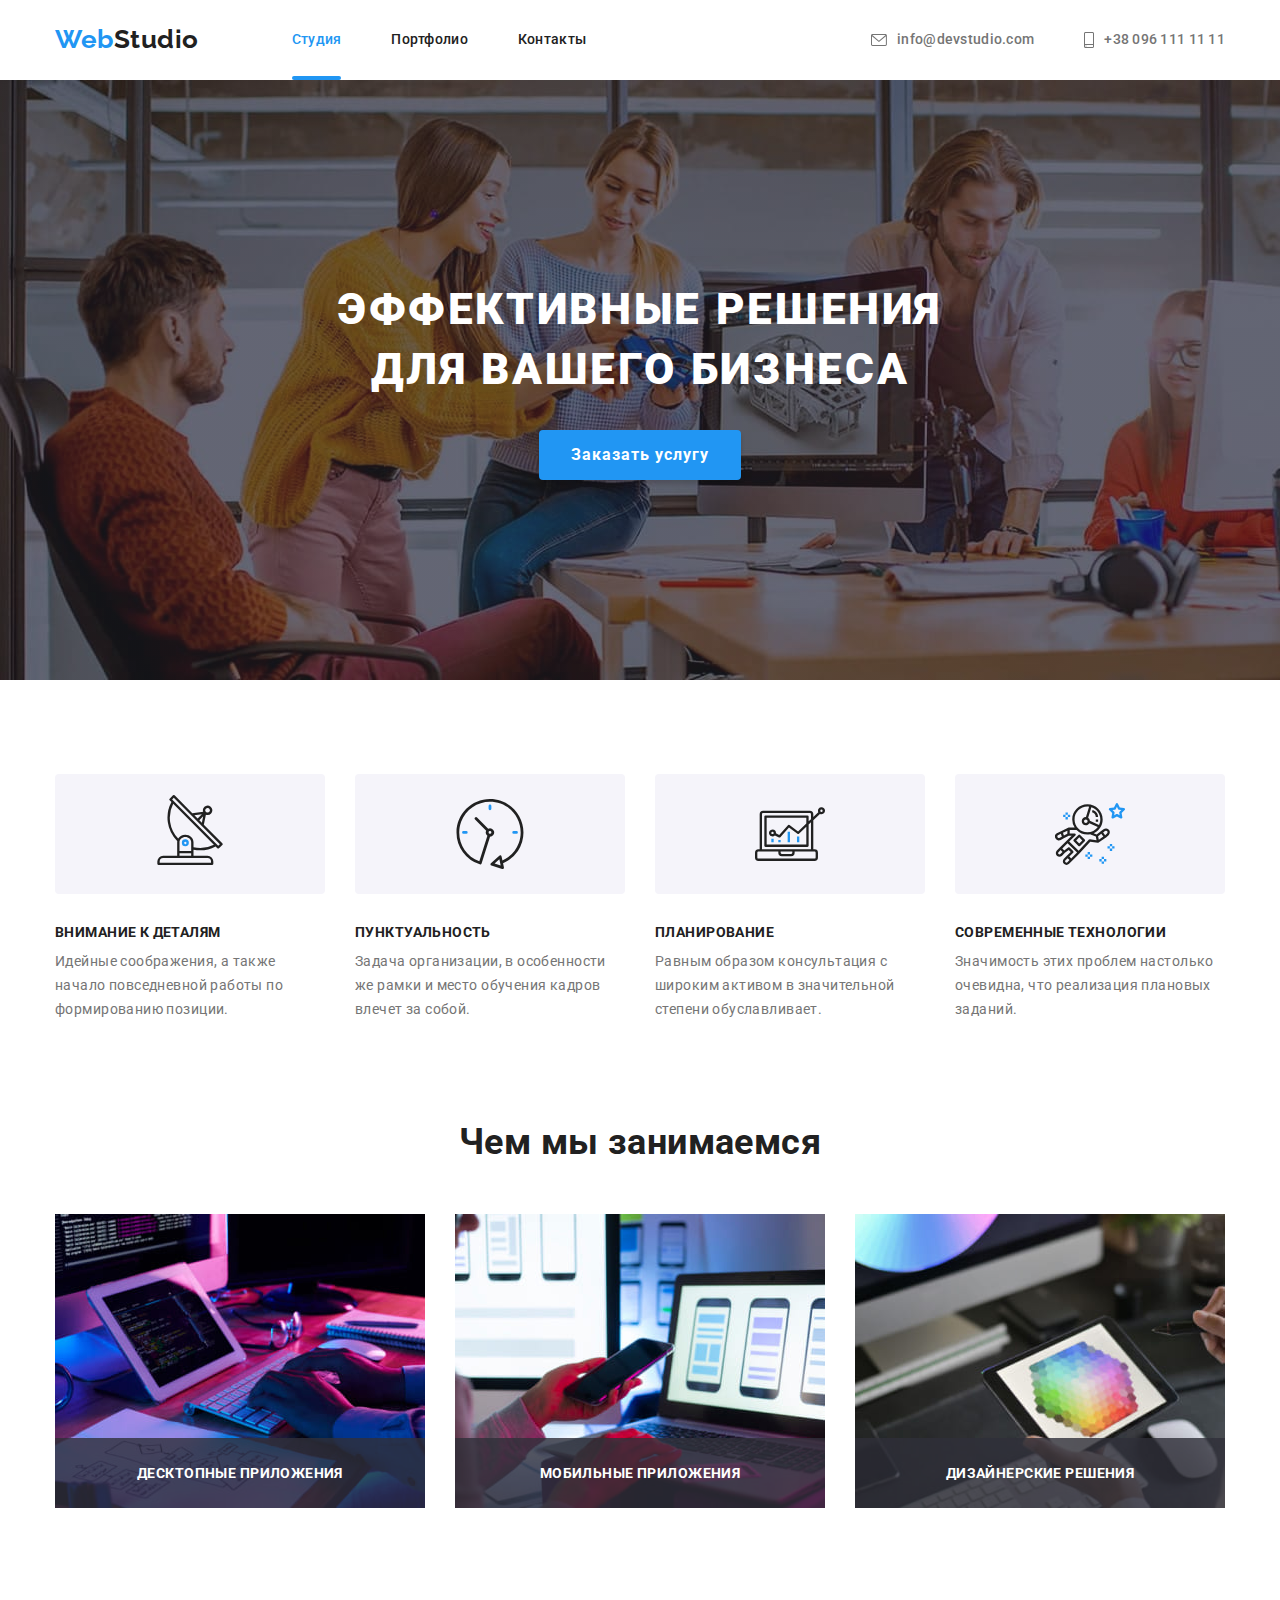
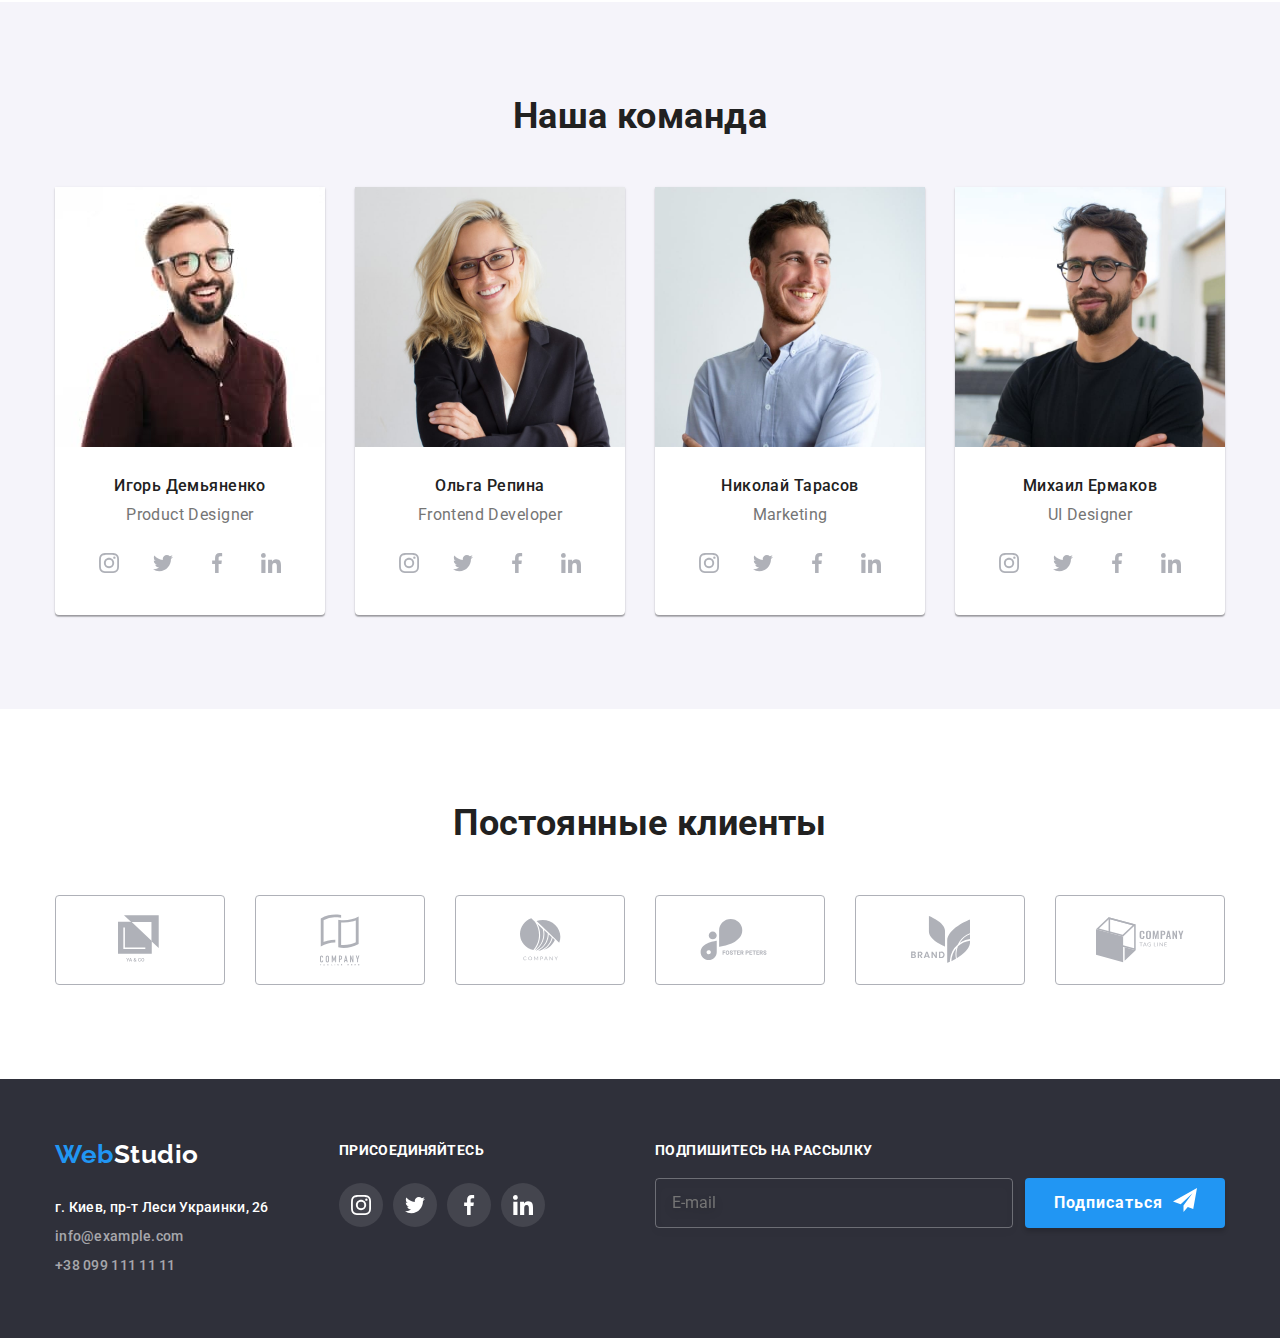
<file: index.html>
<!DOCTYPE html>
<html lang="ru">

<head>
  <meta charset="UTF-8" />
  <meta name="viewport" content="width=device-width, initial-scale=1.0" />
  <title>Web Studio</title>
  <link rel="stylesheet"
    href="https://cdnjs.cloudflare.com/ajax/libs/modern-normalize/0.7.0/modern-normalize.min.css" />
  <link
    href="https://fonts.googleapis.com/css2?family=Raleway:wght@700&family=Roboto:ital,wght@0,400;0,500;0,700;1,400&display=swap"
    rel="stylesheet">
  <link rel="stylesheet" href="./css/style.css" />
</head>

<body >
    <!-- header -->
  <header class="header">
    <div class="container">
      <nav>
        <ul class="li main-nav">
          <li>
            <a href="index.html" class="link logo accent ">Web<span class="black">Studio</span></a>
          </li>
          <li class="item"><a href="index.html" class=" link active main">Студия</a></li>
          <li class="item">
            <a href="./portfolio.html" class=" link">Портфолио</a>
          </li>
          <li class="item"><a href="#contacts" class=" link">Контакты</a></li>
        </ul>
      </nav>
      <ul class="li contact-container">
        <li class="item">
          <a href="mailto:info@devstudio.com" class=" link contact">
            <svg class="icon" width="16" height="12">
              <use href="./img/sprite.svg#icon-mail"></use>
            </svg>
            info@devstudio.com</a>
        </li>
        <li class="item">
          <a href="tel:+380961111111" class=" link contact">
            <svg class="icon" width="10" height="16">
              <use href="./img/sprite.svg#icon-smartphone"></use>
            </svg>
            +38 096 111 11 11</a>
        </li>
      </ul>
    </div>
  </header>
  <!--section hero-->
  <section class="hero">
    <div class="hero-content"><h1 class=" title">
      Эффективные решения
      для вашего бизнеса
    </h1>
    <button data-modal-open class="button button-hero button-shadow">Заказать услугу</button></div>
  </section>
  <!--section company advantages-->
  <section class="advantages section">
    <div class="container">
      <h2 class="title visually-hidden">Наши качества</h2>
      <ul class="section-items li">
        <li class="item advanteges-item">
          <div class="picture">
            <div class="icon">
              <svg class="" width="70" height="70">
                <use href="./img/sprite.svg#icon-antenna"></use>
              </svg>
            </div>
          </div>
          <h3 class="title advanteges-title">Внимание к деталям</h3>
          <p class="text advanteges-text">
            Идейные соображения, а также начало повседневной работы по
            формированию позиции.
          </p>
        </li>
        <li class="item advanteges-item">
          <div class="picture">
            <svg class="icon" width="70" height="70">
              <use href="./img/sprite.svg#icon-clock"></use>
            </svg>
          </div>
          <h3 class="title advanteges-title">Пунктуальность</h3>
          <p class="text advanteges-text">
            Задача организации, в особенности же рамки и место обучения кадров
            влечет за собой.
          </p>
        </li>
        <li class="item advanteges-item">
          <div class="picture">
            <svg class="icon" width="70" height="70">
              <use href="./img/sprite.svg#icon-diagram"></use>
            </svg>
          </div>
          <h3 class="title advanteges-title">Планирование</h3>
          <p class="text advanteges-text">
            Равным образом консультация с широким активом в значительной
            степени обуславливает.
          </p>
        </li>
        <li class="item advanteges-item">
          <div class="picture">
            <svg class="icon" width="70" height="70">
              <use href="./img/sprite.svg#icon-astronaut"></use>
            </svg>
          </div>
          <h3 class="title advanteges-title">Современные технологии</h3>
          <p class="text advanteges-text">
            Значимость этих проблем настолько очевидна, что реализация
            плановых заданий.
          </p>
        </li>
      </ul>
    </div>
  </section>
  <!--section features -->
  <section class="section section-features">
    <div class="container">
      <h2 class="title title title-h2">Чем мы занимаемся</h2>
      <ul class="li section-items">
        <li class="item">
          <a href="" class="link"><img src="./img/foto-with-algorithm.jpg"
              alt="Человек пишет програмный код, рядом лист с алгоритмом" width="370" class="picture"/>
          </a>
          <div class="text-box"><p class="text">Десктопные приложения</p></div>
        </li>
        <li class="item">
          <a href="" class="link"><img src="./img/foto-with-fone.jpg" alt="человек за ноутбуком" width="370" class="picture"/>
          </a>
          <div class="text-box"><p class="text">Мобильные приложения</p></div>
        </li>
        <li class="item">
          <a href="" class="link"><img src="./img/foto-with-color.jpg" alt="человек выбирает на планшете цвета"
              width="370" class="picture"/>
          </a>
          <div class="text-box"><p class="text">Дизайнерские решения</p></div>
        </li>
      </ul>
    </div>
  </section>
  <!--section our team-->
  <section class="our-team section">
    <div class="container">
      <h2 class="title title-h2">Наша команда</h2>
      <ul class="section-items li">
        <li class="item our-team-item">
          <img src="./img/PD.jpg" alt="фото мужчины" width="270" class="picture"/>
          <h3 class="title our-team-title">Игорь Демьяненко</h3>
          <p class="text">Product Designer</p>
          <ul class="social-links li">
            <li class="item instagram">
              <a href="https://www.instagram.com/" target="_blank" rel="nofollow noopener norefferer" class="link our-team-link"
                aria-label="instagram"><svg class="icon" width="20" height="20">
                  <use href="./img/sprite.svg#icon-instagram"></use>
                </svg>
              </a>
            </li>
            <li class="item twitter">
              <a href="http://twitter.com/" class="link our-team-link" target="_blank" rel="nofollow noopener norefferer"
                aria-label="twitter"><svg class="icon" width="20" height="20">
                  <use href="./img/sprite.svg#icon-twitter"></use>
                </svg>
              </a>
            </li>
            <li class="item facebook">
              <a href="https://www.facebook.com/" class="link our-team-link" target="_blank" rel="nofollow noopener norefferer"
                aria-label="facebook"><svg class="icon" width="20" height="20">
                  <use href="./img/sprite.svg#icon-facebook"></use>
                </svg>
              </a>
            </li>
            <li class="item linkedin">
              <a href="https://www.linkedin.com/" class="link our-team-link" target="_blank" rel="nofollow noopener norefferer"
                aria-label="linkedin"><svg class="icon" width="20" height="20">
                  <use href="./img/sprite.svg#icon-linkedin"></use>
                </svg>
              </a>
            </li>
          </ul>
        </li>
        <li class="item our-team-item">
          <img src="./img/FD.jpg" alt="фото девушки" width="270" class="picture"/>
          <h3 class="title our-team-title">Ольга Репина</h3>
          <p class="text">Frontend Developer</p>
          <ul class="social-links li">
            <li class="item instagram">
              <a href="https://www.instagram.com/" target="_blank" rel="nofollow noopener norefferer" class="link our-team-link"
                aria-label="instagram"><svg class="icon" width="20" height="20">
                  <use href="./img/sprite.svg#icon-instagram"></use>
                </svg>
              </a>
            </li>
            <li class="item twitter">
              <a href="http://twitter.com/" class="link our-team-link" target="_blank" rel="nofollow noopener norefferer"
                aria-label="twitter"><svg class="icon" width="20" height="20">
                  <use href="./img/sprite.svg#icon-twitter"></use>
                </svg>
              </a>
            </li>
            <li class="item facebook">
              <a href="https://www.facebook.com/" class="link our-team-link" target="_blank" rel="nofollow noopener norefferer"
                aria-label="facebook"><svg class="icon" width="20" height="20">
                  <use href="./img/sprite.svg#icon-facebook"></use>
                </svg>
              </a>
            </li>
            <li class="item linkedin">
              <a href="https://www.linkedin.com/" class="link our-team-link" target="_blank" rel="nofollow noopener norefferer"
                aria-label="linkedin"><svg class="icon" width="20" height="20">
                  <use href="./img/sprite.svg#icon-linkedin"></use>
                </svg>
              </a>
            </li>
          </ul>
        </li>
        <li class="item our-team-item">
          <img src="./img/M.jpg" alt="фото мужчины" width="270" class="picture"/>
          <h3 class="title our-team-title">Николай Тарасов</h3>
          <p class="text">Marketing</p>
          <ul class="social-links li">
            <li class="item instagram">
              <a href="https://www.instagram.com/" target="_blank" rel="nofollow noopener norefferer" class="link our-team-link"
                aria-label="instagram"><svg class="icon" width="20" height="20">
                  <use href="./img/sprite.svg#icon-instagram"></use>
                </svg>
              </a>
            </li>
            <li class="item twitter">
              <a href="http://twitter.com/" class="link our-team-link" target="_blank" rel="nofollow noopener norefferer"
                aria-label="twitter"><svg class="icon" width="20" height="20">
                  <use href="./img/sprite.svg#icon-twitter"></use>
                </svg>
              </a>
            </li>
            <li class="item facebook">
              <a href="https://www.facebook.com/" class="link our-team-link" target="_blank" rel="nofollow noopener norefferer"
                aria-label="facebook"><svg class="icon" width="20" height="20">
                  <use href="./img/sprite.svg#icon-facebook"></use>
                </svg>
              </a>
            </li>
            <li class="item linkedin">
              <a href="https://www.linkedin.com/" class="link our-team-link" target="_blank" rel="nofollow noopener norefferer"
                aria-label="linkedin"><svg class="icon" width="20" height="20">
                  <use href="./img/sprite.svg#icon-linkedin"></use>
                </svg>
              </a>
            </li>
          </ul>
        </li>
        <li class="item our-team-item">
          <img src="./img/UI-D.jpg" alt="фото мужчины" width="270" class="picture"/>
          <h3 class="title our-team-title">Михаил Ермаков</h3>
          <p class="text">UI Designer</p>
          <ul class="social-links li">
            <li class="item instagram">
              <a href="https://www.instagram.com/" target="_blank" rel="nofollow noopener norefferer" class="link our-team-link"
                aria-label="instagram"><svg class="icon" width="20" height="20">
                  <use href="./img/sprite.svg#icon-instagram"></use>
                </svg>
              </a>
            </li>
            <li class="item twitter">
              <a href="http://twitter.com/" class="link our-team-link" target="_blank" rel="nofollow noopener norefferer"
                aria-label="twitter"><svg class="icon" width="20" height="20">
                  <use href="./img/sprite.svg#icon-twitter"></use>
                </svg>
              </a>
            </li>
            <li class="item facebook">
              <a href="https://www.facebook.com/" class="link our-team-link" target="_blank" rel="nofollow noopener norefferer"
                aria-label="facebook"><svg class="icon" width="20" height="20">
                  <use href="./img/sprite.svg#icon-facebook"></use>
                </svg>
              </a>
            </li>
            <li class="item linkedin">
              <a href="https://www.linkedin.com/" class="link our-team-link" target="_blank" rel="nofollow noopener norefferer"
                aria-label="linkedin"><svg class="icon" width="20" height="20">
                  <use href="./img/sprite.svg#icon-linkedin"></use>
                </svg>
              </a>
            </li>
          </ul>
        </li>
      </ul>
    </div>
  </section>

  <!-- our clients -->
  <section class="section our-clients">
    <div class="container">
      <h2 class="title title-h2">Постоянные клиенты</h2>
      <ul class="items-clients li">
        <li class="item logo1">
          <a href="" class="link" target="_blank" rel="nofollow noopener norefferer">
            <svg class="icon" width="45" height="50">
              <use href="./img/sprite.svg#icon-logo-1"></use>
            </svg>
          </a>
        </li>
        <li class="item logo2">
          <a href="" class="link" target="_blank" rel="nofollow noopener norefferer">
            <svg class="icon" width="40" height="52">
              <use href="./img/sprite.svg#icon-logo-2"></use>
            </svg>
          </a>
        </li>
        <li class="item logo3">
          <a href="" class="link" target="_blank" rel="nofollow noopener norefferer">
            <svg class="icon" width="41" height="43">
              <use href="./img/sprite.svg#icon-logo-3"></use>
            </svg>
          </a>
        </li>
        <li class="item logo4">
          <a href="" class="link" target="_blank" rel="nofollow noopener norefferer">
            <svg class="icon" width="80" height="42">
              <use href="./img/sprite.svg#icon-logo-4"></use>
            </svg>
          </a>
        </li>
        <li class="item logo5">
          <a href="" class="link" target="_blank" rel="nofollow noopener norefferer">
            <svg class="icon" width="59" height="47">
              <use href="./img/sprite.svg#icon-logo-5"></use>
            </svg>
          </a>
        </li>
        <li class="item logo6">
          <a href="" class="link" target="_blank" rel="nofollow noopener norefferer">
            <svg class="icon" width="88" height="46">
              <use href="./img/sprite.svg#icon-logo-6"></use>
            </svg>
          </a>
        </li>
      </ul>
    </div>
    <!--  -->
  </section>

  <!-- footer -->
  <footer class="footer">
    <div class="container">
      <div>
      <a href="index.html" class="link logo accent">Web<span class="white">Studio</span></a>
      <address>
        <a href="https://goo.gl/maps/cbhWVYTHNFpLrrd46"
        class="contact-address link"
        target="_blank"
        rel="nofollow noopener norefferer"
        id="contacts"
        >г. Киев, пр-т Леси Украинки, 26</a>
      </address>
      <ul class="li list">
        <li><a href="/" class="link us-contact">info@example.com</a></li>
        <li><a href="/" class="link us-contact">+38 099 111 11 11</a></li>
      </ul>
      </div>
      <div class="our-link">
        <b class="call">присоединяйтесь</b>
        <ul class="our-link-items li">
          <li class="item instagram-footer">
            <a class="link" href="https://www.instagram.com/" target="_blank" rel="nofollow noopener norefferer"
              aria-label="instagram"><svg class="icon" width="20" height="20">
                <use href="./img/sprite.svg#icon-instagram"></use>
              </svg>
            </a>
          </li>
          <li class="item twitter-footer">
            <a class="link" href="http://twitter.com/" target="_blank" rel="nofollow noopener norefferer"
              aria-label="twitter"><svg class="icon" width="20" height="20">
                <use href="./img/sprite.svg#icon-twitter"></use>
              </svg>
            </a>
          </li>
          <li class="item facebook-footer">
            <a class="link" href="https://www.facebook.com/" target="_blank" rel="nofollow noopener norefferer"
              aria-label="facebook"><svg class="icon" width="20" height="20">
                <use href="./img/sprite.svg#icon-facebook"></use>
              </svg>
            </a>
          </li>
          <li class="item linkedin-footer">
            <a class="link" href="https://www.linkedin.com" target="_blank" rel="nofollow noopener norefferer"
              aria-label="linkedin"><svg class="icon" width="20" height="20">
                <use href="./img/sprite.svg#icon-linkedin"></use>
              </svg>
            </a>
          </li>
        </ul>
      </div>
      <div class="form-container">
  
            <form class="form">
              <label for="email" class="call">Подпишитесь на рассылку</label>
            <div class="block">
              <input class="item-form email" type="email" name="email" placeholder="E-mail" id="email">
              <button  type="submit" class="button button-submit item-form button-shadow"><span class="sub-text">Подписаться</span><svg class="icon" width="24" height="24">
                <use href="./img/sprite.svg#icon-send"></use>
                </svg>
            </button>
            </div>
            </form></div>
    </div>
  </footer>

  <div data-modal class="backdrop is-hidden" >
    <div class="modal">
      <button data-modal-close class="modal-button">
        <svg class="icon" width="34" height="34">
        <use href="./img/sprite.svg#icon-close-black"></use>
        </svg>
      </button>
      
     
      
      <form  class="form modal-form">
        <b class="title">Оставьте свои данные, мы вам перезвоним</b>
      <label class="label" for="name">Имя</label>
        <div class="input-box">
      <input class="modal-input" type="text" name="name" id="name"><svg class="icon">
        <use href="./img/sprite.svg#icon-person-black" width="18" height="18"></use>
      </svg></div>
      <label class="label" for="telephone">Телефон</label>
      <div class="input-box"><input class="modal-input" type="tel" name="telephone" id="telephone">
      <svg class="icon">
      <use href="./img/sprite.svg#icon-phone-black" width="18" height="18"></use>
      </svg></div>
      <label class="label" for="e-mail">Почта</label>
      <div class="input-box"><input class="modal-input" type="email" name="email" id="e-mail">
        <svg class="icon">
        <use href="./img/sprite.svg#icon-email-black" width="18" height="18"></use>
      </svg></div>
      <textarea class="modal-input textarea" name="comment"  rows="10" placeholder="Введите текст"></textarea>
      <label class="checkbox-label">
        <input type="checkbox" name="agree" class="checkbox"> 
        <span class="label">Соглашаюсь с рассылкой и принимаю</span>
        <span class="checkbox-icon"></span>
        <a href="" class="link-sub">Условия договора</a>
      </label>
      <button class="button button-submit form-button button-shadow" type="submit">Отправить</button>
    </form></div>
    
  </div>

      <script src="./js/modal.js"></script>
</body>

</html>
</file>
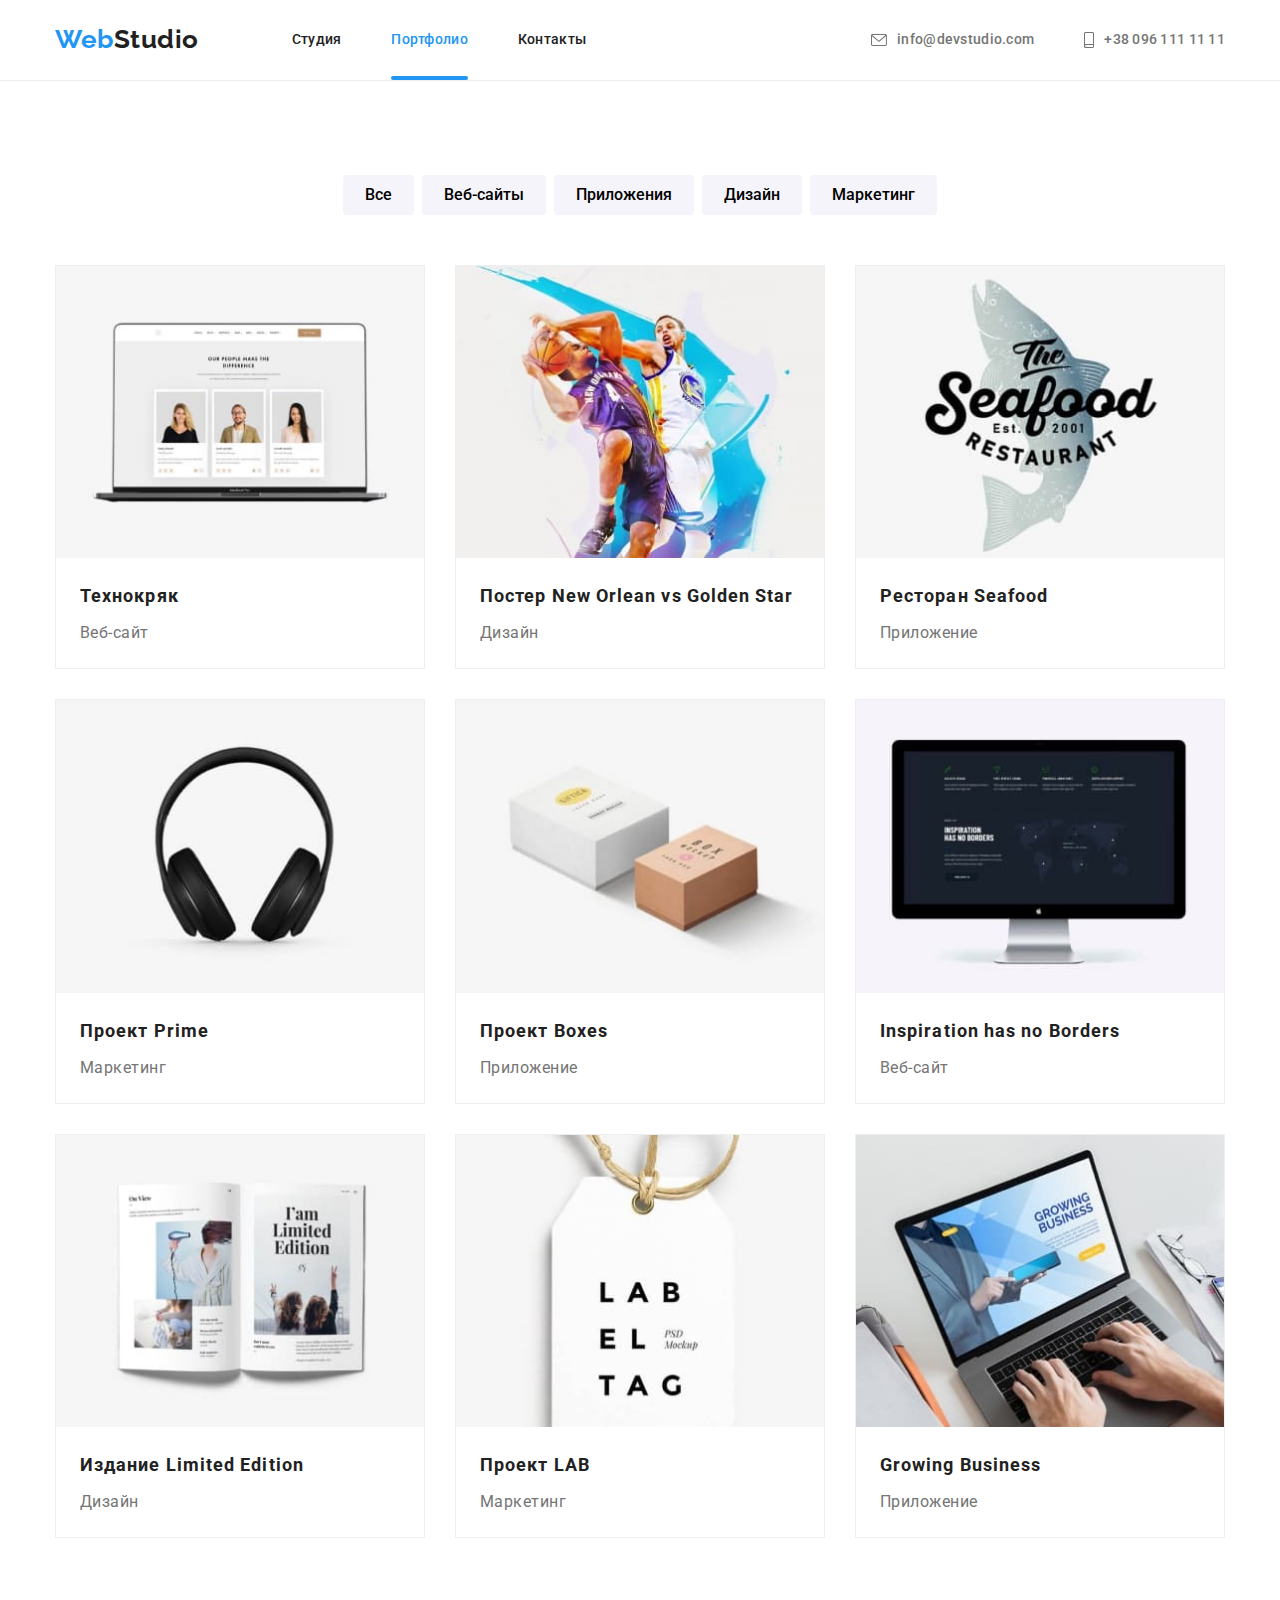
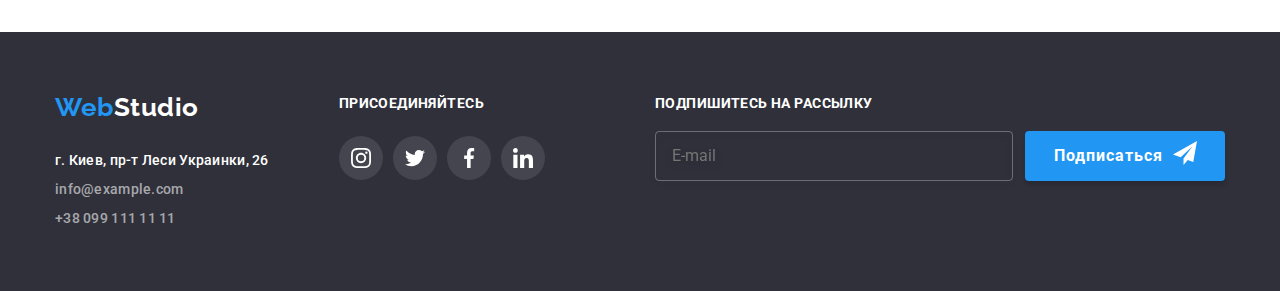
<file: portfolio.html>
<!DOCTYPE html>
<html lang="ru">

<head>
  <meta charset="UTF-8" />
  <meta name="viewport" content="width=device-width, initial-scale=1.0" />
  <title>Portfolio</title>
  <link rel="stylesheet"
    href="https://cdnjs.cloudflare.com/ajax/libs/modern-normalize/0.7.0/modern-normalize.min.css" />

  <link
    href="https://fonts.googleapis.com/css2?family=Raleway:wght@700&family=Roboto:ital,wght@0,400;0,500;0,700;1,400&display=swap"
    rel="stylesheet">


  <link rel="stylesheet" href="./css/style.css" />
</head>

<body>
  <!-- header -->
  <header class="header header-portfolio">
    <div class="container">
      <nav>
        <ul class="li main-nav">
          <li>
            <a href="index.html" class="link logo accent ">Web<span class="black">Studio</span></a>
          </li>
          <li class="item"><a href="index.html" class=" link">Студия</a></li>
          <li class="item">
            <a href="./portfolio.html" class=" link active portfolio">Портфолио</a>
          </li>
          <li class="item"><a href="#contacts" class=" link">Контакты</a></li>
        </ul>
      </nav>
      <ul class="li contact-container">
        <li class="item">
          <a href="/" class=" link contact">
            <svg class="icon" width="16" height="12">
              <use href="./img/sprite.svg#icon-mail"></use>
            </svg>
            <span>info@devstudio.com</span></a>
        </li>
        <li class="item">
          <a href="/" class=" link contact">
            <svg class="icon" width="10" height="16">
              <use href="./img/sprite.svg#icon-smartphone"></use>
            </svg>
            <span>+38 096 111 11 11</span></a>
        </li>
      </ul>
    </div>
  </header>
  <!--  -->
  <section class=" section">
    <div class="container">
    <ul class="li filter-list">
      <li class="item">
        <button type="button" class="button button-filter">
          <span class="text">Все</span>
        </button>
      </li>
      <li class="item">
        <button type="button" class="button button-filter">
          <span class="text">Веб-сайты</span>
        </button>
      </li>
      <li class="item">
        <button type="button" class="button button-filter">
          <span class="text">Приложения</span>
        </button>
      </li>
      <li class="item">
        <button type="button" class="button button-filter">
          <span class="text">Дизайн</span>
        </button>
      </li>
      <li class="item">
        <button type="button" class="button button-filter">
          <span class="text">Маркетинг</span>
        </button>
      </li>
    </ul>
    <ul class="li projects">
      <li class="item">
        <a href="" class="link">
          <div class="thumb"><img src="./img/img.jpg" alt="ноутбук с открытым веб сайтом" width="370" class="picture" />
          <p class="text text-thumb">Технокряк это современная площадка распространения коронавируса. Компании используют эту платформу для цифрового
          шпионажа и атак на защищённые сервера конкурентов.</p></div>
          <h2 class="title">Технокряк</h2>
          <p class="text projects-text">Веб-сайт</p>
        </a>
        
      </li>
      <li class="item">
        <a href="" class="link"><div class="thumb"><img src="./img/img(1).jpg" alt="два баскетболиста" width="370" class="picture" />
          <p class="text text-thumb">Технокряк это современная площадка распространения коронавируса. Компании используют эту платформу для цифрового
          шпионажа и атак на защищённые сервера конкурентов.
          </p>
        </div>
          
          <h2 class="title">
            Постер <span lang="en">New Orlean vs Golden Star</span>
          </h2>
          <p class="text projects-text">Дизайн</p>
        </a>
      </li>
      <li class="item">
        <a href="" class="link">
          <div class="thumb"><img src="./img/img(2).jpg" alt="рыба" width="370" class="picture" />
            <p class="text text-thumb">Технокряк это современная площадка распространения коронавируса. Компании используют эту платформу для цифрового
            шпионажа и атак на защищённые сервера конкурентов.
            </p>
          </div>
          <h2 class="title">Ресторан <span lang="en">Seafood</span></h2>
          <p class="text projects-text">Приложение</p>
        </a>
      </li>
      <li class="item">
        <a href="" class="link">
          <div class="thumb"><img src="./img/img(3).jpg" alt="наушники" width="370" class="picture" />
          <p class="text text-thumb">Технокряк это современная площадка распространения коронавируса. Компании используют эту платформу для цифрового
          шпионажа и атак на защищённые сервера конкурентов.
          </p>
        </div>
          
          <h2 class="title">Проект <span lang="en">Prime</span></h2>
          <p class="text projects-text">Маркетинг</p>
        </a>
      </li>
      <li class="item">
        <a href="" class="link">
          <div class="thumb"><img src="./img/img(4).jpg" alt="две коробочки" width="370" class="picture" />
          <p class="text text-thumb">Технокряк это современная площадка распространения коронавируса. Компании используют эту платформу для цифрового
          шпионажа и атак на защищённые сервера конкурентов.
          </p>
        </div>
          
          <h2 class="title">Проект <span lang="en">Boxes</span></h2>
          <p class="text projects-text">Приложение</p>
        </a>
      </li>
      <li class="item">
        <a href="" class="link">
          <div class="thumb"><img src="./img/img(5).jpg" alt="компьютер с сайтом" width="370" class="picture" />
          <p class="text text-thumb">Технокряк это современная площадка распространения коронавируса. Компании используют эту платформу для цифрового
          шпионажа и атак на защищённые сервера конкурентов.
          </p>
        </div>
          
          <h2 class="title" lang="en">Inspiration has no Borders</h2>
          <p class="text projects-text">Веб-сайт</p>
        </a>
      </li>
      <li class="item">
        <a href="" class="link"><div class="thumb"><img src="./img/img(6).jpg" alt="журнал" width="370" class="picture" />
          <p class="text text-thumb">Технокряк это современная площадка распространения коронавируса. Компании используют эту платформу для цифрового
          шпионажа и атак на защищённые сервера конкурентов.
          </p>
        </div>
         
          <h2 class="title">
            Издание <span lang="en">Limited Edition</span>
          </h2>
          <p class="text projects-text">Дизайн</p>
        </a>
      </li>
      <li class="item">
        <a href="" class="link"><div class="thumb"><img src="./img/img(7).jpg" alt="бирка с надписью лейбл тег" width="370" class="picture" />
          <p class="text text-thumb">Технокряк это современная площадка распространения коронавируса. Компании используют эту платформу для цифрового
          шпионажа и атак на защищённые сервера конкурентов.
          </p>
        </div>
          
          <h2 class="title">Проект LAB</h2>
          <p class="text projects-text">Маркетинг</p>
        </a>
      </li>
      <li class="item">
        <a href="" class="link"><div class="thumb"><img src="./img/img(8).jpg" alt="ноутбук с приложением" width="370" class="picture" />
          <p class="text text-thumb">Технокряк это современная площадка распространения коронавируса. Компании используют эту платформу для цифрового
          шпионажа и атак на защищённые сервера конкурентов.
          </p>
        </div>
          
          <h2 class="title">Growing Business</h2>
          <p class="text projects-text">Приложение</p>
        </a>
      </li>
      
    </ul>
    </div>
  </section>
  <!-- footer -->
    <footer class="footer">
      <div class="container">
        <div>
          <a href="index.html" class="link logo accent">Web<span class="white">Studio</span></a>
          <address>
            <a href="https://goo.gl/maps/cbhWVYTHNFpLrrd46" class="contact-address link" id="contacts" target="_blank"
              rel="nofollow noopener norefferer">г. Киев, пр-т Леси Украинки, 26</a>
          </address>
          <ul class="li list">
            <li><a href="/" class="link us-contact">info@example.com</a></li>
            <li><a href="/" class="link us-contact">+38 099 111 11 11</a></li>
          </ul>
        </div>
        <div class="our-link">
          <b class="call">присоединяйтесь</b>
          <ul class="our-link-items li">
            <li class="item instagram-footer">
              <a class="link" href="https://www.instagram.com/" target="_blank" rel="nofollow noopener norefferer"
                aria-label="instagram"><svg class="icon" width="20" height="20">
                  <use href="./img/sprite.svg#icon-instagram"></use>
                </svg>
              </a>
            </li>
            <li class="item twitter-footer">
              <a class="link" href="http://twitter.com/" target="_blank" rel="nofollow noopener norefferer"
                aria-label="twitter"><svg class="icon" width="20" height="20">
                  <use href="./img/sprite.svg#icon-twitter"></use>
                </svg>
              </a>
            </li>
            <li class="item facebook-footer">
              <a class="link" href="https://www.facebook.com/" target="_blank" rel="nofollow noopener norefferer"
                aria-label="facebook"><svg class="icon" width="20" height="20">
                  <use href="./img/sprite.svg#icon-facebook"></use>
                </svg>
              </a>
            </li>
            <li class="item linkedin-footer">
              <a class="link" href="https://www.linkedin.com" target="_blank" rel="nofollow noopener norefferer"
                aria-label="linkedin"><svg class="icon" width="20" height="20">
                  <use href="./img/sprite.svg#icon-linkedin"></use>
                </svg>
              </a>
            </li>
          </ul>
        </div>
        <div class="form-container">
          <form class="form">
            <label for="email" class="call">Подпишитесь на рассылку</label>
            <div class="block"><input class="item-form email" type="email" name="email" placeholder="E-mail" id="email">
              <button type="submit" class="button button-submit item-form button-shadow"><span class="sub-text">Подписаться</span><svg
                  class="icon" width="24" height="24">
                  <use href="./img/sprite.svg#icon-send"></use>
                </svg>
              </button>
              </div>
          </form>
        </div>
      </div>
    </footer>
</body>

</html>
</file>
<file: css/style.css>
/* палитра цветов */
:root {
  --primary-text-color: #757575;
  --title-text-color: #212121;
  --accent-color: #2196f3;
  --primary-white-color: #ffffff;
  --time-function: cubic-bezier(0.4, 0, 0.2, 1);
  --transition-duration: 250ms;
}

html {
  box-sizing: border-box;
}

*,
*::before,
*::after {
  box-sizing: inherit;
}

body {
  color: var(--primary-text-color);
  background: var(--primary-white-color);
  font-weight: 400;
  font-family: Roboto, sans-serif;
  font-size: 14px;
  line-height: 1.71;
  letter-spacing: 0.03em;
}

img {
  display: block;
  min-width: 100%;
  height: auto;
}

.visually-hidden {
  position: absolute;
  clip: rect(1px 1px 1px 1px);
  clip: rect(1px, 1px, 1px, 1px);
  padding: 0 !important;
  border: 0 !important;
  height: 1px !important;
  width: 1px !important;
  overflow: hidden;
}

.section {
  /* max-width: 1600px; */
  margin-right: auto;
  margin-left: auto;
}

.button {
  border: none;
  cursor: pointer;
  font-weight: 500;
  font-size: 16px;
  border-radius: 4px;
}

.container {
  max-width: 1200px;
  margin-left: auto;
  margin-right: auto;
  padding-left: 15px;
  padding-right: 15px;
}

.li {
  list-style-type: none;
  margin-top: 0;
  margin-bottom: 0;
  padding-left: 0;
}

.link,
.button {
  text-decoration: none;
}
.link {
  display: block;

  color: var(--title-text-color);
  font-weight: 500;
  line-height: 1.14;
  letter-spacing: 0.02em;
}

.title,
.text {
  margin-top: 0;
  margin-bottom: 0;
}

.title {
  text-align: center;
  color: var(--title-text-color);
}

.text {
  text-align: left;
}

/* Header */
.header-portfolio {
  border-bottom: 1px solid rgba(236, 236, 236, 1);
}
.header > .container {
  display: flex;
  align-items: center;
}

.header .item:not(:last-child) {
  margin-right: 50px;
}

.main-nav,
.contact-container .link {
  display: flex;
  align-items: center;
}

.contact-container {
  display: flex;
  margin-left: auto;
}

.header .icon {
  margin-right: 10px;
  --color3: var(--primary-text-color);
  --color5: var(--primary-text-color);
}

.link:hover .icon,
.link:focus .icon {
  --color2: var(--accent-color);
  /* --color5: var(--accent-color); */
  transition: --color2 var(--transition-duration) var(--time-function),
    --color5 var(--transition-duration) var(--time-function);
}

.main-nav .item {
  position: relative;
}

.active {
  color: var(--accent-color);
}

.active::before {
  content: '';
  position: absolute;
  bottom: 0;
  width: 100%;
  height: 4px;
  border-radius: 2px;
  background-color: var(--accent-color);
}

.main-nav .link,
.link.contact {
  padding-top: 32px;
  padding-bottom: 32px;
}

.header .logo {
  padding-top: 24px;
  padding-bottom: 25px;
  margin-right: 93px;
}

.logo.link {
  font-family: Raleway, sans-serif;
  font-weight: 700;
  font-size: 26px;
  line-height: 1.19;
}
.link.logo.accent {
  color: var(--accent-color);
}
.logo .black {
  color: var(--title-text-color);
}

.logo .white {
  color: var(--primary-white-color);
}

/* links header*/

.link.contact {
  color: rgba(117, 117, 117, 1);
  transition: color var(--transition-duration) var(--time-function);
}

.link:hover,
.link:focus {
  color: var(--accent-color);
}

/* hero */
.hero {
  background-image: linear-gradient(
      rgba(47, 48, 58, 0.4),
      rgba(47, 48, 58, 0.4)
    ),
    url(../img/hero-min.jpg);

  background-repeat: no-repeat;
  background-size: cover;
  max-width: 1600px;
  height: 600px;
  margin-right: auto;
  margin-left: auto;

  font-weight: 900;
  font-size: 44px;
  line-height: 1.36;
  text-align: center;
  letter-spacing: 0.06em;
  text-transform: uppercase;
}

.hero-content {
  max-width: 696px;
  margin-right: auto;
  margin-left: auto;
  padding-top: 200px;
}

.hero .title {
  display: block;

  color: var(--primary-white-color);

  font-weight: 900;
  font-size: 44px;
  line-height: 1.36;

  text-align: center;
  letter-spacing: 0.06em;
  text-transform: uppercase;
}

.button-hero {
  display: inline-block;
  padding: 10px 32px;
  margin-top: 30px;

  color: var(--primary-white-color);
  background-color: var(--accent-color);
  font-weight: 700;
  line-height: 1.87;
  letter-spacing: 0.06em;
  transition: color var(--transition-duration) var(--time-function),
    background-color var(--transition-duration) var(--time-function);
}

.button-hero:hover,
.button-hero:focus {
  color: var(--accent-color);
  background: var(--primary-white-color);
}

/* advantages */

/* .advantages .container  */
.section {
  padding-top: 94px;
  padding-bottom: 94px;
}

.section-items {
  display: flex;
  justify-content: space-between;
}

.advanteges-item {
  width: 270px;
}
.advanteges-title {
  margin-bottom: 10px;
  font-size: 14px;
  font-weight: 700;
  line-height: 1.142;
  text-transform: uppercase;
  text-align: left;
}

.advanteges-text {
  text-align: left;
  line-height: 1.71;
  margin-bottom: 6px;
}

.advantages .picture {
  display: flex;
  align-items: center;
  justify-content: center;

  margin-bottom: 30px;

  width: 100%;
  height: 120px;

  border-radius: 4px;
  background: #f5f4fa;
}

/* features */

.section-features {
  padding-top: 0;
}

.title-h2 {
  padding-bottom: 50px;
  font-weight: 700;
  font-size: 36px;
  line-height: 1.16;
  color: var(--title-text-color);
}

.section-features .picture {
  display: block;
}

.section-features .item {
  position: relative;
}

.text-box {
  position: absolute;
  bottom: 0;
  width: 100%;
  background: rgba(47, 48, 58, 0.8);
}

.section-features .text {
  padding-top: 27px;
  padding-bottom: 27px;

  font-weight: 700;
  font-size: 14px;
  line-height: 1.142;
  text-transform: uppercase;
  text-align: center;
  color: var(--primary-white-color);
}

/* our team */

.our-team {
  max-width: 100%;
  background: #f5f4fa;
}

.our-team-item {
  background: #ffffff;
  box-shadow: 0px 1px 3px rgba(0, 0, 0, 0.12), 0px 1px 1px rgba(0, 0, 0, 0.14),
    0px 2px 1px rgba(0, 0, 0, 0.2);

  border-radius: 0px 0px 4px 4px;
}
.our-team .picture {
  display: block;
  margin-bottom: 30px;
}
.our-team-title {
  font-weight: 500;
  font-size: 16px;
  line-height: 1.18;
  margin-bottom: 10px;

  color: #212121;
}

.our-team .text {
  font-size: 16px;
  line-height: 1.18;
  text-align: center;
  margin-bottom: 16px;
}

.social-links {
  display: flex;
  list-style: none;
  margin-left: 32px;
  margin-right: 32px;
  margin-bottom: 30px;
}

.social-links .link {
  display: flex;
  align-items: center;
  justify-content: center;
  width: 44px;
  height: 44px;

  border-radius: 50%;

  transition: background-color var(--transition-duration) var(--time-function);
}

.social-links .link:hover,
.social-links .link:focus {
  background-color: var(--accent-color);
}

.social-links .item:not(:last-child) {
  margin-right: 10px;
}
.our-team-link .icon {
  --color1: #afb1b8;
  --color4: #afb1b8;
}

.our-team-link:hover .icon,
.our-team-link:focus .icon {
  --color1: #ffffff;
  --color4: #ffffff;

  transition: var(--transition-duration) var(--time-function);
}

/* our clients */

.items-clients {
  display: flex;
  flex-wrap: wrap;
  justify-content: space-between;
  align-items: center;
}

.items-clients .link {
  display: flex;
  align-items: center;
  justify-content: center;
  width: 170px;
  height: 90px;
  border: 1px solid #afb1b8;
  border-radius: 4px;

  transition: border var(--time-function) var(--time-function);
}

.items-clients .link:hover,
.items-clients .link:focus {
  border: 1px solid var(--accent-color);
}

.our-clients .icon {
  --color3: #afb1b8;

  /* transition: 2500ms cubic-bezier(0.4, 0, 0.2, 1);*/
}

.items-clients > .item:hover .icon,
.items-clients > .item:focus .icon {
  --color3: var(--accent-color);
  --color5: var(--accent-color);
  transition: fill var(--transition-duration) var(--time-function),
    --color5 var(--transition-duration) var(--time-function);
}

/* footer */

.footer {
  max-width: 100%;
}

.footer .container {
  padding-top: 60px;
  padding-bottom: 60px;
}

.contact-address {
  color: var(--primary-white-color);
  display: inline-block;
  margin-top: 20px;
  font-style: normal;
}
.contact-address:hover,
.contact-address:focus {
  color: var(--primary-white-color);
}

.footer .logo {
  padding-bottom: 10px;
}

.us-contact {
  color: rgba(250, 250, 250, 0.6);
  display: inline-block;
  margin-top: 9px;
}
.us-contact:hover,
.us-contact:focus {
  color: rgba(250, 250, 250, 0.6);
}

.footer .container {
  display: flex;
}
.our-link {
  margin-left: 70px;
}
.our-link .call {
  display: block;
  text-transform: uppercase;
  color: var(--primary-white-color);
  margin-bottom: 20px;
}

.our-link-items {
  display: flex;
  justify-content: space-between;
  list-style: none;
}
.our-link-items .link {
  display: flex;
  justify-content: center;
  align-items: center;
  width: 44px;
  height: 44px;

  border-radius: 50%;
  background-color: rgba(255, 255, 255, 0.1);

  transition: background-color var(--transition-duration) var(--time-function);
}

.our-link-items .link:hover,
.our-link-items .link:focus {
  background-color: var(--accent-color);
}

.our-link-items .item:not(:last-child) {
  margin-right: 10px;
}

.footer .icon {
  --color1: #ffffff;
  --color4: #ffffff;
}

.footer {
  background-color: #2f303a;
}

/* portfolio */

.filter-list {
  display: flex;
  justify-content: center;
}

.filter-list .item:not(:last-child) {
  margin-right: 8px;
}

.button-filter {
  text-align: center;

  padding-right: 0;
  padding-left: 0;

  background: #f5f4fa;
  border-radius: 4px;
  font-weight: 500;
  font-size: 16px;
  line-height: 1.62;

  transition: background-color var(--transition-duration) var(--time-function),
    color var(--transition-duration) var(--time-function),
    box-shadow var(--transition-duration) var(--time-function);
}

.button-filter:hover,
.button-filter:focus {
  color: #ffffff;
  background-color: var(--accent-color);

  box-shadow: 0px 3px 1px rgba(0, 0, 0, 0.1), 0px 1px 2px rgba(0, 0, 0, 0.08),
    0px 2px 2px rgba(0, 0, 0, 0.12);
}

.button-filter .text {
  display: block;
  padding-top: 6px;
  padding-right: 22px;
  padding-bottom: 6px;
  padding-left: 22px;
}

.projects {
  display: flex;
  flex-wrap: wrap;
  padding-top: 50px;
}

.projects .item {
  width: 370px;
  border: 1px solid #eeeeee;

  transition: box-shadow var(--transition-duration) var(--time-function);
}

.projects .item:not(:nth-child(3n)) {
  margin-right: 30px;
}

.projects .item:not(:nth-child(n + 7)) {
  margin-bottom: 30px;
}

.projects .link:hover,
.projects .link:focus {
  box-shadow: 0px 1px 1px rgba(0, 0, 0, 0.12), 0px 4px 4px rgba(0, 0, 0, 0.06),
    1px 4px 6px rgba(0, 0, 0, 0.16);
}

.thumb {
  position: relative;
  overflow: hidden;
}

.text-thumb {
  position: absolute;
  bottom: 0;
  left: 0;
  top: 0;
  right: 0;

  transform: translateY(101%);
  transition: transform var(--time-function) var(--transition-duration);

  padding-top: 63px;
  padding-right: 24px;
  padding-bottom: 63px;
  padding-left: 24px;
  background: rgba(33, 150, 243, 0.9);
  font-weight: 400;
  font-size: 18px;
  line-height: 1.56;
  letter-spacing: 0.03em;

  color: var(--primary-white-color);
}

.link:hover .text-thumb,
.link:focus .text-thumb {
  transform: translate(0);
}

.projects .picture {
  width: 100%;
}

.projects .title {
  text-align-last: left;

  width: 320px;
  margin-top: 20px;
  margin-bottom: 4px;
  margin-left: 24px;
  font-weight: 700;
  font-size: 18px;
  line-height: 2;

  letter-spacing: 0.06em;
}

.projects-text {
  text-align: left;

  width: 320px;
  padding-bottom: 20px;
  margin-left: 24px;
  font-weight: 400;
  font-size: 16px;
  line-height: 1.87;
  color: var(--primary-text-color);
  letter-spacing: 0.03em;
}

.backdrop {
  position: fixed;
  top: 0;
  left: 0;
  width: 100%;
  height: 100%;
  opacity: 1;
  background: rgba(0, 0, 0, 0.2);
  transition: opacity var(--transition-duration) var(--time-function);
}

.backdrop.is-hidden {
  opacity: 0;
  pointer-events: none;
}

.backdrop .modal {
  position: absolute;
  left: 50%;
  top: 50%;

  width: 528px;
  height: 581px;

  background-color: var(--primary-white-color);

  transform: translate(-50%, -50%) scale(1);
  transition: transform var(--transition-duration) var(--time-function);
}

.backdrop.is-hidden .modal {
  transform: translate(-50%, -50%) scale(0.9);
}

.modal-button {
  position: absolute;
  top: 8px;
  right: 8px;

  display: flex;
  justify-content: center;
  align-items: center;

  width: 34px;
  height: 34px;

  border-color: rgba(0, 0, 0, 0.1);
  border-radius: 50%;

  background: var(--primary-white-color);

  transition: fill var(--transition-duration) var(--time-function);

  cursor: pointer;
}

.modal-button:hover,
.modal-button:focus {
  fill: var(--accent-color);
}

.modal-form {
  display: flex;
  flex-direction: column;
  justify-content: center;
  padding: 40px;
}

.button-submit {
  width: 200px;
  padding: 10px 55px;
  color: var(--primary-white-color);
  background-color: var(--accent-color);
  font-weight: 700;
  line-height: 1.87;
  letter-spacing: 0.06em;
  transition: color var(--transition-duration) var(--time-function),
    background-color var(--transition-duration) var(--time-function);
}

.button-shadow {
  box-shadow: 0px 4px 4px rgba(0, 0, 0, 0.15);
}

.footer .form-container {
  /* padding-left: 15px; */
  margin-right: 0;
  margin-left: auto;
}

.form-button {
  position: relative;
  left: 50%;
  transform: translateX(-50%);
}

.form .block {
  display: flex;
}
.item-form:not(:last-child) {
  margin-right: 12px;
}

.form .call {
  display: inline-block;
  padding-bottom: 20px;
  font-family: Roboto, sans-serif;
  font-weight: 700;
  line-height: 1.142;
  text-transform: uppercase;

  color: var(--primary-white-color);
}

.item-form.email {
  padding-left: 16px;
  width: 358px;
  height: 50px;
  background-color: rgba(0, 0, 0, 0);
  border: 1px solid rgba(255, 255, 255, 0.3);
  filter: drop-shadow(0px 4px 4px rgba(0, 0, 0, 0.15));
  border-radius: 4px;

  font-family: Roboto;
  font-size: 16px;
  line-height: 1, 25;
  color: rgba(255, 255, 255, 0.6);
}

.button-submit.item-form {
  display: flex;
  max-width: 200px;
  height: 50px;
  padding-left: 29px;
  padding-right: 8px;
}

.button-submit .sub-text {
  padding-right: 10px;
}

.modal-form .title {
  font-weight: 700;
  font-size: 20px;
  line-height: 1.15;
  text-align: center;
  color: var(--title-text-color);
  margin-bottom: 12px;
}

.modal-form .label {
  font-size: 12px;
  line-height: 1.167;
  letter-spacing: 0.01em;
  margin-bottom: 4px;
}

.subscribe {
  font-size: 14px;
  line-height: 1.71;
}

.link-sub {
  display: inline-block;
  color: var(--accent-color);
}

.modal-input {
  display: block;
  width: 100%;
  height: 40px;
  padding-left: 42px;

  border: 1px solid rgba(33, 33, 33, 0.2);
  border-radius: 4px;
  margin-bottom: 10px;

  transition: border-color var(--transition-duration) var(--time-function);
}

.modal-input .icon {
  fill: rgb(33, 33, 33);
  transition: fill var(--transition-duration) var(--time-function);
}

.input-box:hover .icon,
.input-box:focus-within .icon {
  fill: var(--accent-color);
}

.input-box:hover .modal-input,
.input-box:focus .modal-input {
  border-color: var(--accent-color);
}

.label {
  margin-left: 7px;
}

.modal-input:hover,
.modal-input:focus {
  border-color: var(--accent-color);
}

.input-box {
  position: relative;
}

.input-box .icon {
  position: absolute;
  top: 12px;
  left: 15px;

  width: 18px;
  height: 18px;
}

.textarea {
  margin-bottom: 20px;
  padding: 12px 16px;
  height: 120px;
  resize: none;

  line-height: 1.143;
  letter-spacing: 0.01em;

  color: var(--title-text-color);
}

.textarea::placeholder {
  color: rgba(117, 117, 117, 0.5);
}

.checkbox-label {
  /* display: flex; */
  position: relative;
  /* align-items: center; */
  margin-bottom: 40px;
  padding-left: 13px;
}

.checkbox-label .label {
  padding-left: 16px;
  font-size: 14px;
}

.checkbox-label .checkbox-icon {
  position: absolute;
  top: 50%;
  left: 13px;
  transform: translateY(-50%);
  transition: background-color var(--time-function) var(--transition-duration),
    border-color var(--time-function) var(--transition-duration);

  width: 16px;
  height: 15px;

  border: 2px solid var(--title-text-color);
  border-radius: 2px;
}

.checkbox:checked ~ .checkbox-icon {
  background-color: var(--accent-color);
  background-image: url(../img/check.svg);
  background-size: contain;
  background-origin: border-box;
  border-color: var(--accent-color);
}

/* .checkbox-label::before {
  content: '';
  display: inline-block;
  width: 16px;
  height: 15px;
  border: 2px solid var(--title-text-color);
  border-radius: 2px;
} */

.checkbox {
  position: absolute;
  -webkit-appearance: none;
  -moz-appearance: none;
  appearance: none;
}
</file>
